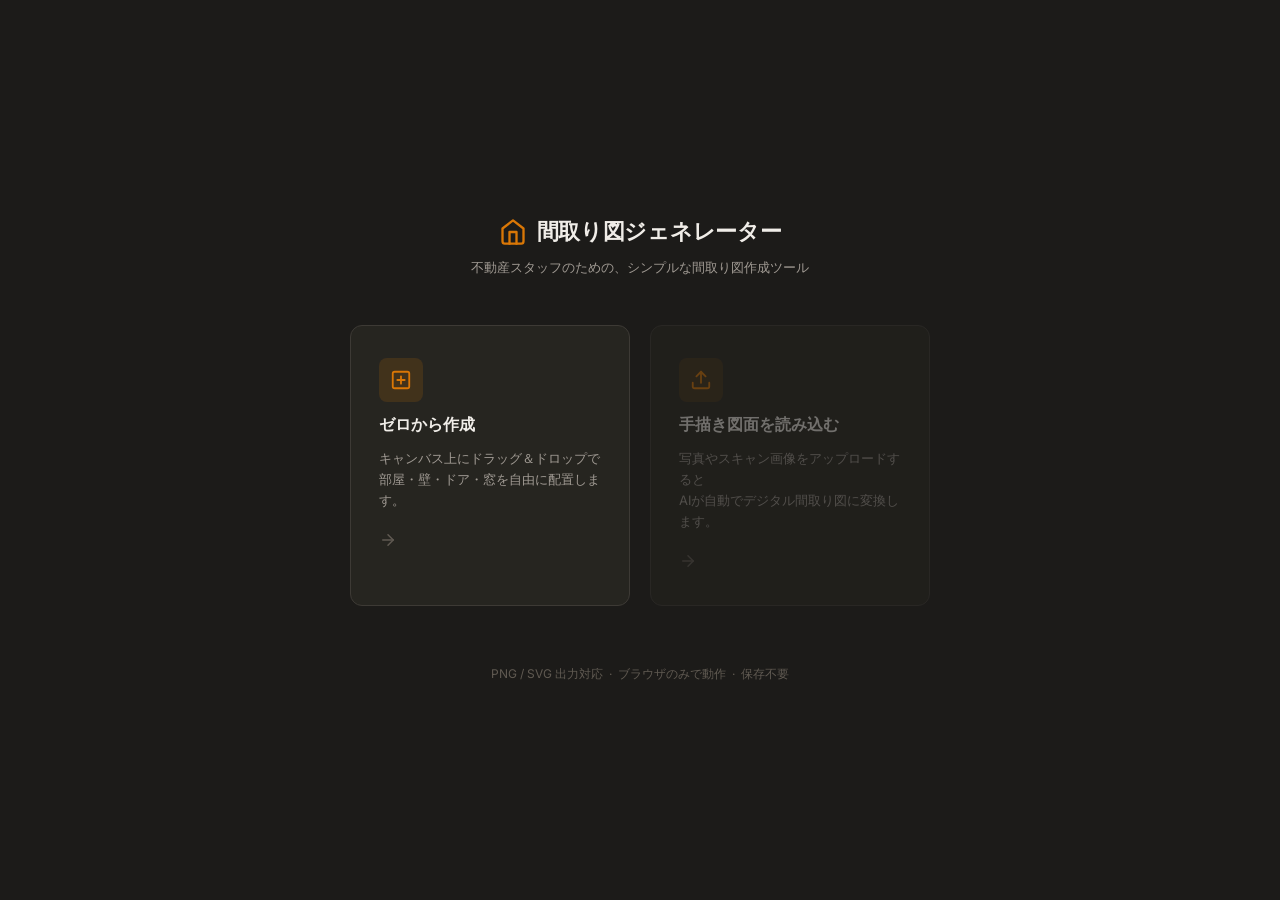
<file: index.html>
<!DOCTYPE html>
<html lang="ja">
<head>
  <meta charset="UTF-8">
  <meta name="viewport" content="width=device-width, initial-scale=1.0">
  <title>間取り図ジェネレーター</title>
  <link rel="stylesheet" href="css/style.css">
</head>
<body>
  <div class="top-page">

    <!-- Logo -->
    <div class="top-logo">
      <svg xmlns="http://www.w3.org/2000/svg" width="28" height="28" viewBox="0 0 24 24"
           fill="none" stroke="currentColor" stroke-width="2" stroke-linecap="round" stroke-linejoin="round">
        <path d="M3 9l9-7 9 7v11a2 2 0 0 1-2 2H5a2 2 0 0 1-2-2z"/>
        <polyline points="9 22 9 12 15 12 15 22"/>
      </svg>
      <h1>間取り図ジェネレーター</h1>
    </div>

    <p class="top-tagline">不動産スタッフのための、シンプルな間取り図作成ツール</p>

    <!-- Mode cards -->
    <div class="mode-cards">

      <!-- ゼロから作成 -->
      <a class="mode-card" href="editor.html">
        <div class="mode-card-icon">
          <svg xmlns="http://www.w3.org/2000/svg" width="22" height="22" viewBox="0 0 24 24"
               fill="none" stroke="currentColor" stroke-width="2" stroke-linecap="round" stroke-linejoin="round">
            <rect x="3" y="3" width="18" height="18" rx="2"/>
            <line x1="12" y1="8" x2="12" y2="16"/>
            <line x1="8" y1="12" x2="16" y2="12"/>
          </svg>
        </div>
        <h2>ゼロから作成</h2>
        <p>キャンバス上にドラッグ＆ドロップで<br>部屋・壁・ドア・窓を自由に配置します。</p>
        <div class="mode-card-arrow">
          <svg xmlns="http://www.w3.org/2000/svg" width="18" height="18" viewBox="0 0 24 24"
               fill="none" stroke="currentColor" stroke-width="2" stroke-linecap="round" stroke-linejoin="round">
            <line x1="5" y1="12" x2="19" y2="12"/>
            <polyline points="12 5 19 12 12 19"/>
          </svg>
        </div>
      </a>

      <!-- 手描き読み込み -->
      <a class="mode-card mode-card--disabled" href="#" onclick="return false">
        <div class="mode-card-icon">
          <svg xmlns="http://www.w3.org/2000/svg" width="22" height="22" viewBox="0 0 24 24"
               fill="none" stroke="currentColor" stroke-width="2" stroke-linecap="round" stroke-linejoin="round">
            <path d="M21 15v4a2 2 0 0 1-2 2H5a2 2 0 0 1-2-2v-4"/>
            <polyline points="17 8 12 3 7 8"/>
            <line x1="12" y1="3" x2="12" y2="15"/>
          </svg>
        </div>
        <h2>手描き図面を読み込む</h2>
        <p>写真やスキャン画像をアップロードすると<br>AIが自動でデジタル間取り図に変換します。</p>
        <div class="mode-card-arrow">
          <svg xmlns="http://www.w3.org/2000/svg" width="18" height="18" viewBox="0 0 24 24"
               fill="none" stroke="currentColor" stroke-width="2" stroke-linecap="round" stroke-linejoin="round">
            <line x1="5" y1="12" x2="19" y2="12"/>
            <polyline points="12 5 19 12 12 19"/>
          </svg>
        </div>
      </a>

    </div>

    <p class="top-footer">PNG / SVG 出力対応 &nbsp;·&nbsp; ブラウザのみで動作 &nbsp;·&nbsp; 保存不要</p>
  </div>
</body>
</html>
</file>
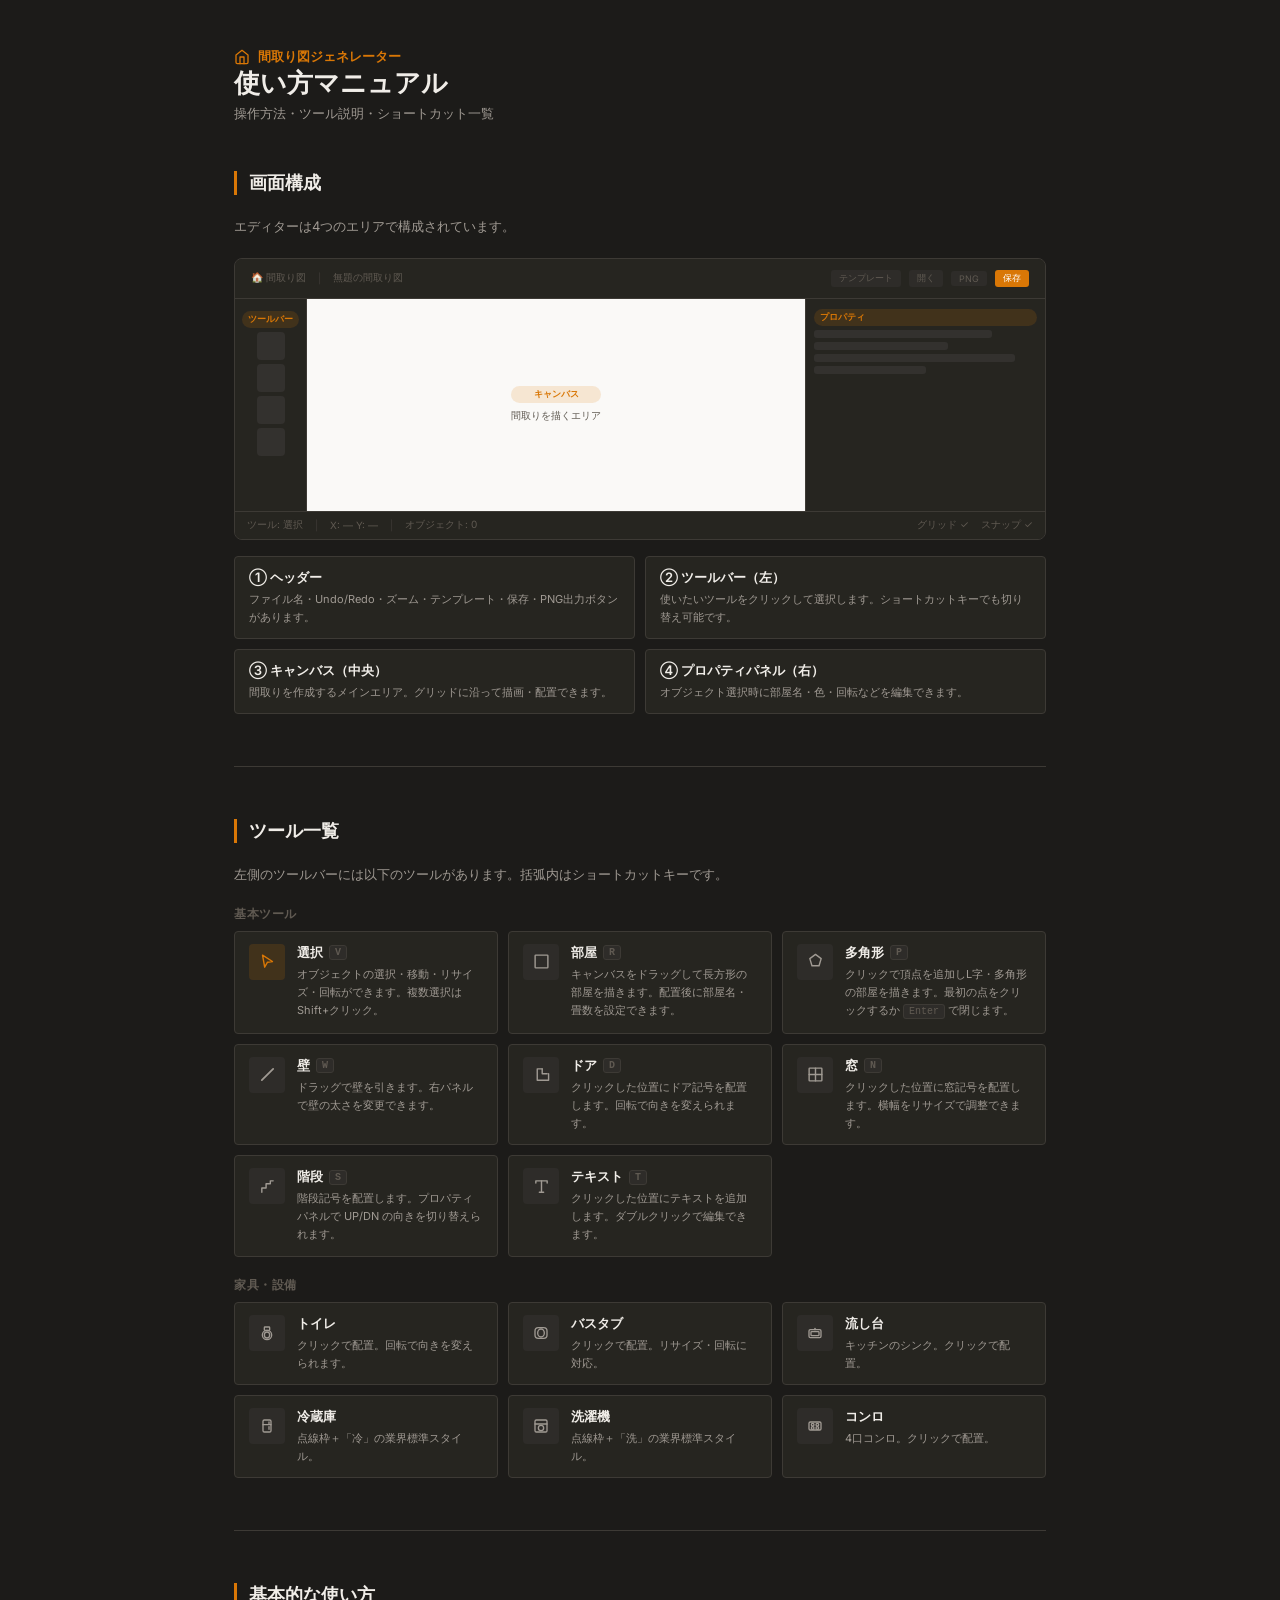
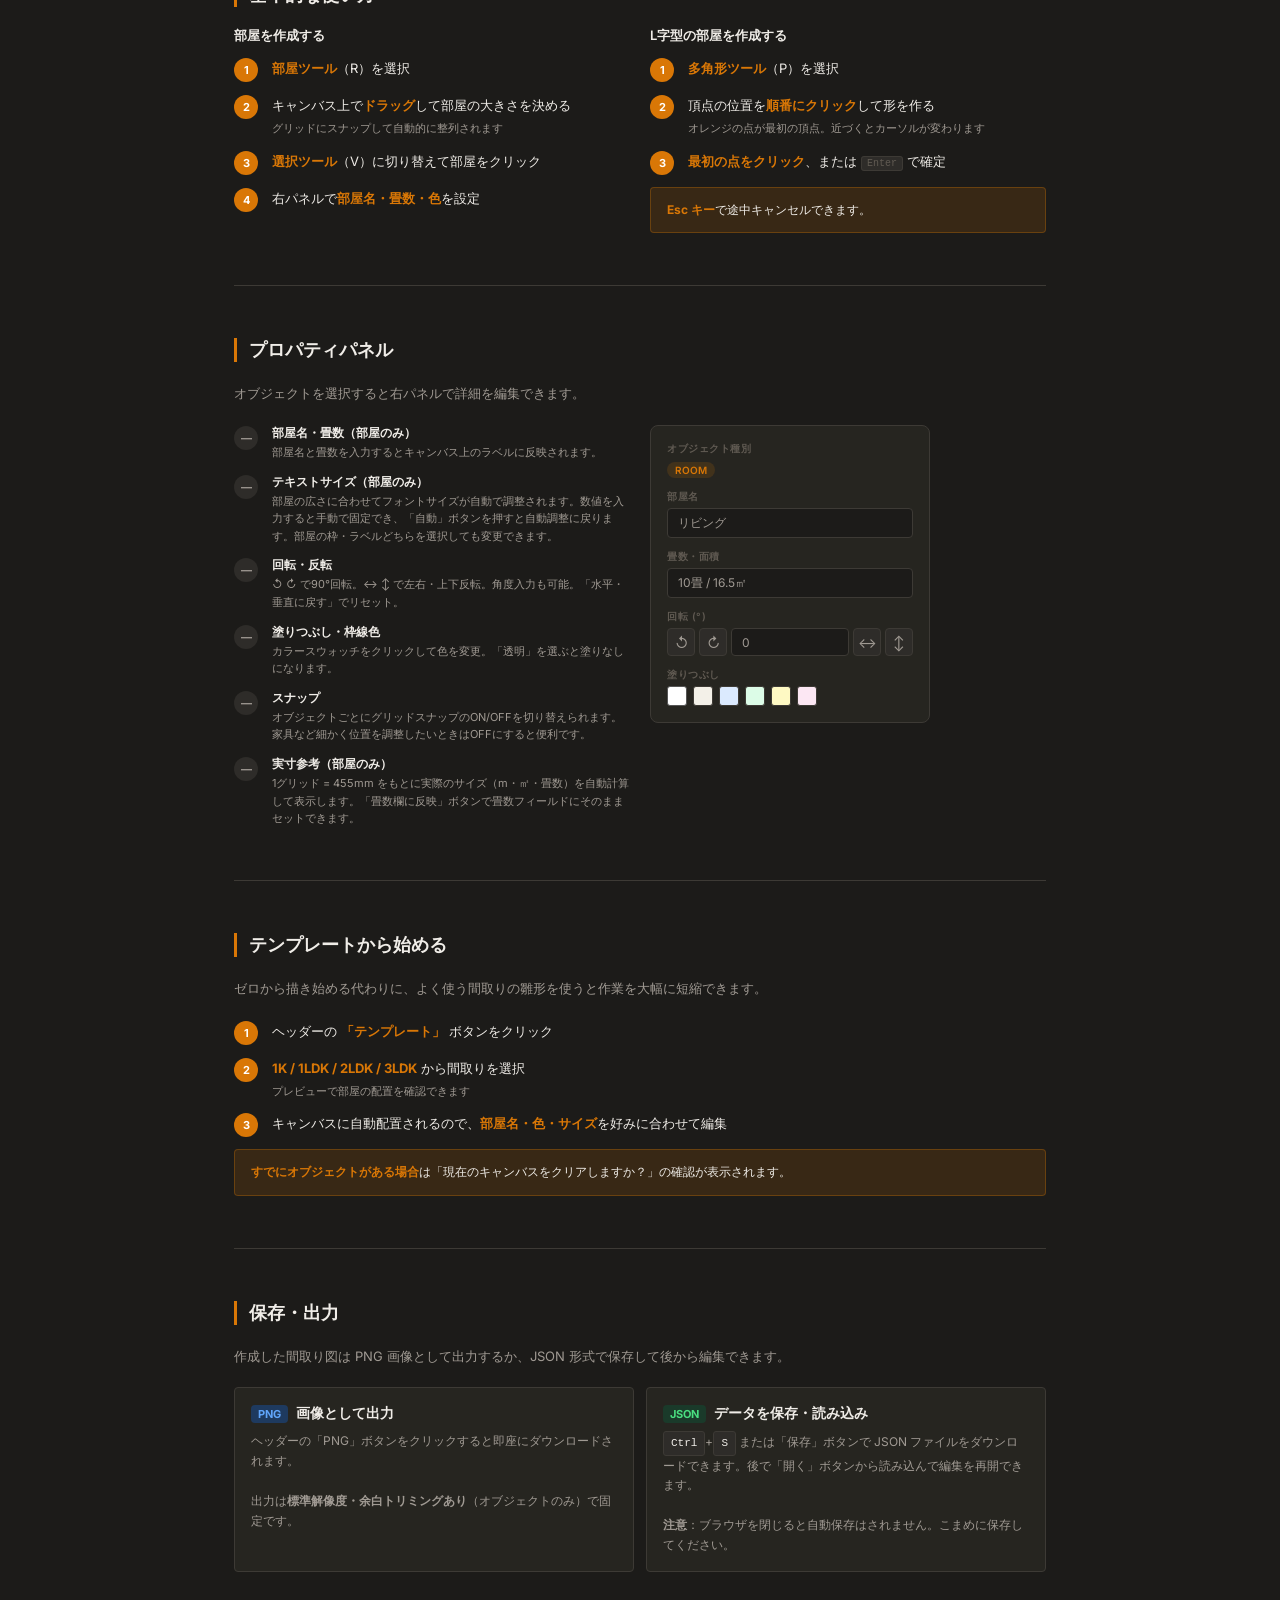
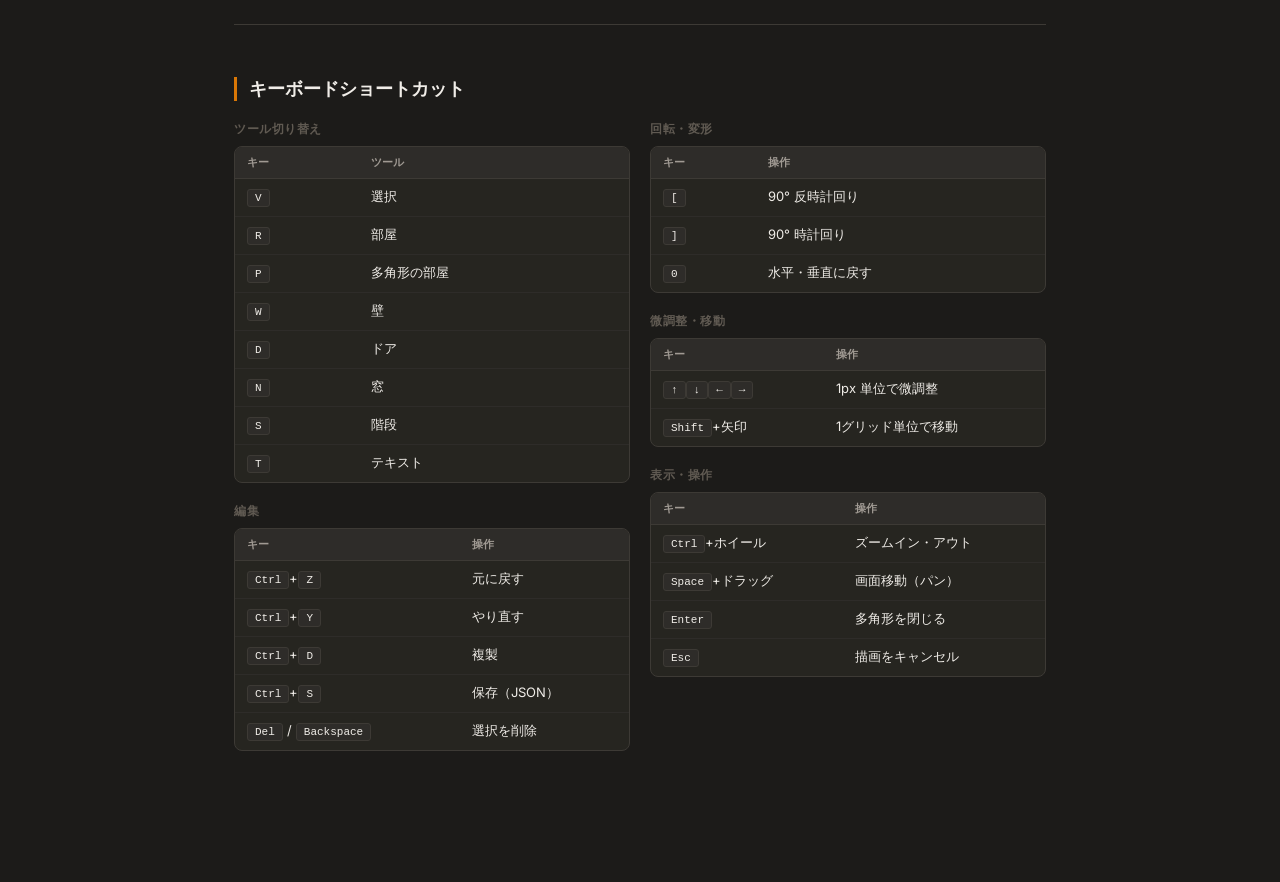
<file: manual.html>
<!DOCTYPE html>
<html lang="ja">
<head>
  <meta charset="UTF-8">
  <meta name="viewport" content="width=device-width, initial-scale=1.0">
  <title>使い方マニュアル — 間取り図ジェネレーター</title>
  <link rel="stylesheet" href="css/style.css">
  <style>
    .manual-root {
      max-width: 860px;
      margin: 0 auto;
      padding: 48px 24px 80px;
    }

    /* ---- Header ---- */
    .manual-header {
      display: flex;
      align-items: center;
      gap: 12px;
      margin-bottom: 48px;
    }
    .manual-header-logo {
      display: flex;
      align-items: center;
      gap: 8px;
      color: var(--accent);
      font-size: 13px;
      font-weight: 600;
      text-decoration: none;
    }
    .manual-title {
      font-size: 26px;
      font-weight: 600;
      color: var(--text-primary);
    }
    .manual-subtitle {
      font-size: 13px;
      color: var(--text-secondary);
      margin-top: 4px;
    }

    /* ---- Section ---- */
    .manual-section {
      margin-bottom: 52px;
    }
    .section-title {
      font-size: 18px;
      font-weight: 600;
      color: var(--text-primary);
      border-left: 3px solid var(--accent);
      padding-left: 12px;
      margin-bottom: 20px;
    }
    .section-intro {
      font-size: 13px;
      color: var(--text-secondary);
      line-height: 1.75;
      margin-bottom: 20px;
    }

    /* ---- Screen layout diagram ---- */
    .screen-diagram {
      background: var(--bg-elevated);
      border: 1px solid var(--border);
      border-radius: var(--radius);
      overflow: hidden;
      margin-bottom: 16px;
    }
    .screen-diagram-inner {
      display: grid;
      grid-template-rows: 40px 1fr 28px;
      grid-template-columns: 72px 1fr 240px;
      height: 280px;
      font-size: 11px;
      color: var(--text-secondary);
    }
    .sd-header {
      grid-column: 1 / -1;
      background: var(--bg-elevated);
      border-bottom: 1px solid var(--border);
      display: flex;
      align-items: center;
      padding: 0 16px;
      gap: 8px;
      color: var(--text-muted);
      font-size: 10px;
    }
    .sd-toolbar {
      background: var(--bg-elevated);
      border-right: 1px solid var(--border);
      display: flex;
      flex-direction: column;
      align-items: center;
      padding: 12px 0;
      gap: 4px;
    }
    .sd-canvas {
      background: #faf9f7;
      display: flex;
      align-items: center;
      justify-content: center;
      color: #aaa;
      font-size: 11px;
    }
    .sd-props {
      background: var(--bg-elevated);
      border-left: 1px solid var(--border);
      padding: 10px 8px;
      display: flex;
      flex-direction: column;
      gap: 4px;
    }
    .sd-footer {
      grid-column: 1 / -1;
      background: var(--bg-elevated);
      border-top: 1px solid var(--border);
      display: flex;
      align-items: center;
      padding: 0 12px;
      font-size: 10px;
      color: var(--text-muted);
      gap: 12px;
    }
    .sd-label {
      background: rgba(217,119,6,0.15);
      color: var(--accent);
      font-size: 9px;
      font-weight: 600;
      padding: 2px 6px;
      border-radius: 10px;
      white-space: nowrap;
    }
    .sd-toolbar-dot {
      width: 28px;
      height: 28px;
      background: var(--bg-hover);
      border-radius: 4px;
    }
    .sd-props-line {
      height: 8px;
      background: var(--bg-hover);
      border-radius: 3px;
    }

    /* ---- Tool cards ---- */
    .tool-list {
      display: grid;
      grid-template-columns: repeat(auto-fill, minmax(240px, 1fr));
      gap: 10px;
    }
    .tool-item {
      background: var(--bg-elevated);
      border: 1px solid var(--border);
      border-radius: var(--radius-sm);
      padding: 12px 14px;
      display: flex;
      gap: 12px;
      align-items: flex-start;
    }
    .tool-item-icon {
      width: 36px;
      height: 36px;
      background: var(--bg-overlay);
      border-radius: var(--radius-sm);
      display: flex;
      align-items: center;
      justify-content: center;
      flex-shrink: 0;
      color: var(--text-secondary);
    }
    .tool-item-icon.accent { background: var(--accent-dim); color: var(--accent); }
    .tool-item-body {}
    .tool-item-name {
      font-size: 13px;
      font-weight: 600;
      color: var(--text-primary);
      display: flex;
      align-items: center;
      gap: 6px;
    }
    .tool-key {
      font-size: 10px;
      background: var(--bg-overlay);
      border: 1px solid var(--border);
      border-radius: 3px;
      padding: 1px 5px;
      color: var(--text-muted);
      font-family: monospace;
    }
    .tool-item-desc {
      font-size: 11px;
      color: var(--text-secondary);
      line-height: 1.65;
      margin-top: 3px;
    }

    /* ---- Steps ---- */
    .steps {
      display: flex;
      flex-direction: column;
      gap: 12px;
    }
    .step {
      display: flex;
      gap: 14px;
      align-items: flex-start;
    }
    .step-num {
      width: 24px;
      height: 24px;
      background: var(--accent);
      color: #fff;
      font-size: 11px;
      font-weight: 700;
      border-radius: 50%;
      display: flex;
      align-items: center;
      justify-content: center;
      flex-shrink: 0;
      margin-top: 1px;
    }
    .step-text {
      font-size: 13px;
      color: var(--text-primary);
      line-height: 1.7;
    }
    .step-text strong { color: var(--accent); }
    .step-note {
      font-size: 11px;
      color: var(--text-secondary);
      margin-top: 3px;
    }

    /* ---- Shortcut table ---- */
    .shortcut-table {
      width: 100%;
      border-collapse: collapse;
      font-size: 13px;
    }
    .shortcut-table th {
      text-align: left;
      padding: 8px 12px;
      background: var(--bg-overlay);
      color: var(--text-secondary);
      font-weight: 600;
      font-size: 11px;
      border-bottom: 1px solid var(--border);
    }
    .shortcut-table td {
      padding: 9px 12px;
      border-bottom: 1px solid var(--border-light);
      color: var(--text-primary);
    }
    .shortcut-table tr:last-child td { border-bottom: none; }
    .shortcut-table tr:hover td { background: var(--bg-hover); }
    .kbd {
      display: inline-block;
      font-size: 11px;
      font-family: monospace;
      background: var(--bg-overlay);
      border: 1px solid var(--border);
      border-radius: 3px;
      padding: 2px 7px;
      color: var(--text-primary);
    }
    .shortcut-wrap {
      background: var(--bg-elevated);
      border: 1px solid var(--border);
      border-radius: var(--radius);
      overflow: hidden;
    }

    /* ---- Tips ---- */
    .tip-box {
      background: var(--accent-dim);
      border: 1px solid rgba(217,119,6,0.3);
      border-radius: var(--radius-sm);
      padding: 12px 16px;
      font-size: 12px;
      color: var(--text-primary);
      line-height: 1.7;
      margin-top: 12px;
    }
    .tip-box strong { color: var(--accent); }

    /* ---- Props demo ---- */
    .props-demo {
      background: var(--bg-elevated);
      border: 1px solid var(--border);
      border-radius: var(--radius);
      padding: 16px;
      display: flex;
      flex-direction: column;
      gap: 12px;
      max-width: 280px;
    }
    .props-demo-label {
      font-size: 10px;
      font-weight: 600;
      color: var(--text-muted);
      text-transform: uppercase;
      letter-spacing: 0.5px;
      margin-bottom: 4px;
    }
    .props-demo-badge {
      display: inline-block;
      background: var(--accent-dim);
      color: var(--accent);
      font-size: 10px;
      font-weight: 600;
      padding: 2px 8px;
      border-radius: 12px;
      text-transform: uppercase;
    }
    .props-demo-input {
      height: 30px;
      background: var(--bg-base);
      border: 1px solid var(--border);
      border-radius: var(--radius-sm);
      display: flex;
      align-items: center;
      padding: 0 10px;
      font-size: 12px;
      color: var(--text-secondary);
    }
    .color-swatches {
      display: flex;
      gap: 6px;
      flex-wrap: wrap;
    }
    .color-swatch {
      width: 20px;
      height: 20px;
      border-radius: 3px;
      border: 1px solid var(--border);
    }
    .rotate-btns {
      display: flex;
      gap: 4px;
    }
    .rotate-btn {
      width: 28px;
      height: 28px;
      background: var(--bg-overlay);
      border-radius: var(--radius-sm);
      border: 1px solid var(--border);
      display: flex;
      align-items: center;
      justify-content: center;
      font-size: 14px;
      color: var(--text-secondary);
    }

    /* ---- Two col layout ---- */
    .two-col {
      display: grid;
      grid-template-columns: 1fr 1fr;
      gap: 20px;
      align-items: start;
    }
    @media (max-width: 640px) {
      .two-col { grid-template-columns: 1fr; }
      .tool-list { grid-template-columns: 1fr; }
    }

    /* ---- Divider ---- */
    .manual-divider {
      border: none;
      border-top: 1px solid var(--border);
      margin: 0 0 52px;
    }

    /* ---- Export cards ---- */
    .export-cards {
      display: grid;
      grid-template-columns: 1fr 1fr;
      gap: 12px;
    }
    .export-card {
      background: var(--bg-elevated);
      border: 1px solid var(--border);
      border-radius: var(--radius-sm);
      padding: 16px;
    }
    .export-card-title {
      font-size: 14px;
      font-weight: 600;
      color: var(--text-primary);
      display: flex;
      align-items: center;
      gap: 8px;
      margin-bottom: 8px;
    }
    .export-card-desc {
      font-size: 12px;
      color: var(--text-secondary);
      line-height: 1.65;
    }
    .badge-png { background: #1e3a5f; color: #60a5fa; padding: 2px 7px; border-radius: 4px; font-size: 11px; font-weight: 700; }
    .badge-json { background: #1a3a2a; color: #4ade80; padding: 2px 7px; border-radius: 4px; font-size: 11px; font-weight: 700; }
  </style>
</head>
<body>
<div class="manual-root">

  <!-- Header -->
  <div class="manual-header">
    <div>
      <a href="index.html" class="manual-header-logo">
        <svg xmlns="http://www.w3.org/2000/svg" width="16" height="16" viewBox="0 0 24 24"
             fill="none" stroke="currentColor" stroke-width="2" stroke-linecap="round" stroke-linejoin="round">
          <path d="M3 9l9-7 9 7v11a2 2 0 0 1-2 2H5a2 2 0 0 1-2-2z"/>
          <polyline points="9 22 9 12 15 12 15 22"/>
        </svg>
        間取り図ジェネレーター
      </a>
      <h1 class="manual-title">使い方マニュアル</h1>
      <p class="manual-subtitle">操作方法・ツール説明・ショートカット一覧</p>
    </div>
  </div>

  <!-- 1. 画面構成 -->
  <div class="manual-section">
    <h2 class="section-title">画面構成</h2>
    <p class="section-intro">エディターは4つのエリアで構成されています。</p>

    <div class="screen-diagram">
      <div class="screen-diagram-inner">
        <!-- Header -->
        <div class="sd-header">
          <span>🏠 間取り図</span>
          <span style="color:var(--border);margin:0 4px">|</span>
          <span>無題の間取り図</span>
          <span style="flex:1"></span>
          <span style="background:var(--bg-overlay);padding:2px 8px;border-radius:3px;font-size:9px">テンプレート</span>
          <span style="background:var(--bg-overlay);padding:2px 8px;border-radius:3px;font-size:9px">開く</span>
          <span style="background:var(--bg-overlay);padding:2px 8px;border-radius:3px;font-size:9px">PNG</span>
          <span style="background:var(--accent);color:#fff;padding:2px 8px;border-radius:3px;font-size:9px">保存</span>
        </div>
        <!-- Toolbar -->
        <div class="sd-toolbar">
          <div class="sd-label">ツールバー</div>
          <div class="sd-toolbar-dot"></div>
          <div class="sd-toolbar-dot"></div>
          <div class="sd-toolbar-dot"></div>
          <div class="sd-toolbar-dot"></div>
        </div>
        <!-- Canvas -->
        <div class="sd-canvas">
          <div style="text-align:center">
            <div class="sd-label" style="margin-bottom:6px">キャンバス</div>
            <div style="color:var(--text-muted);font-size:10px">間取りを描くエリア</div>
          </div>
        </div>
        <!-- Props -->
        <div class="sd-props">
          <div class="sd-label">プロパティ</div>
          <div class="sd-props-line" style="width:80%"></div>
          <div class="sd-props-line" style="width:60%"></div>
          <div class="sd-props-line" style="width:90%"></div>
          <div class="sd-props-line" style="width:50%"></div>
        </div>
        <!-- Footer -->
        <div class="sd-footer">
          <span>ツール: 選択</span>
          <span style="color:var(--border)">|</span>
          <span>X: —  Y: —</span>
          <span style="color:var(--border)">|</span>
          <span>オブジェクト: 0</span>
          <span style="flex:1"></span>
          <span>グリッド ✓</span>
          <span>スナップ ✓</span>
        </div>
      </div>
    </div>

    <div class="tool-list" style="grid-template-columns: repeat(2,1fr); margin-top: 12px;">
      <div class="tool-item">
        <div class="tool-item-body">
          <div class="tool-item-name">① ヘッダー</div>
          <div class="tool-item-desc">ファイル名・Undo/Redo・ズーム・テンプレート・保存・PNG出力ボタンがあります。</div>
        </div>
      </div>
      <div class="tool-item">
        <div class="tool-item-body">
          <div class="tool-item-name">② ツールバー（左）</div>
          <div class="tool-item-desc">使いたいツールをクリックして選択します。ショートカットキーでも切り替え可能です。</div>
        </div>
      </div>
      <div class="tool-item">
        <div class="tool-item-body">
          <div class="tool-item-name">③ キャンバス（中央）</div>
          <div class="tool-item-desc">間取りを作成するメインエリア。グリッドに沿って描画・配置できます。</div>
        </div>
      </div>
      <div class="tool-item">
        <div class="tool-item-body">
          <div class="tool-item-name">④ プロパティパネル（右）</div>
          <div class="tool-item-desc">オブジェクト選択時に部屋名・色・回転などを編集できます。</div>
        </div>
      </div>
    </div>
  </div>

  <hr class="manual-divider">

  <!-- 2. ツール一覧 -->
  <div class="manual-section">
    <h2 class="section-title">ツール一覧</h2>
    <p class="section-intro">左側のツールバーには以下のツールがあります。括弧内はショートカットキーです。</p>

    <div style="font-size:12px;font-weight:600;color:var(--text-muted);margin-bottom:8px;text-transform:uppercase;letter-spacing:0.5px;">基本ツール</div>
    <div class="tool-list" style="margin-bottom:20px">

      <div class="tool-item">
        <div class="tool-item-icon accent">
          <svg xmlns="http://www.w3.org/2000/svg" width="17" height="17" viewBox="0 0 24 24"
               fill="none" stroke="currentColor" stroke-width="2" stroke-linecap="round" stroke-linejoin="round">
            <path d="M5 3l14 9-7 1-4 7z"/>
          </svg>
        </div>
        <div class="tool-item-body">
          <div class="tool-item-name">選択 <span class="tool-key">V</span></div>
          <div class="tool-item-desc">オブジェクトの選択・移動・リサイズ・回転ができます。複数選択はShift+クリック。</div>
        </div>
      </div>

      <div class="tool-item">
        <div class="tool-item-icon">
          <svg xmlns="http://www.w3.org/2000/svg" width="17" height="17" viewBox="0 0 24 24"
               fill="none" stroke="currentColor" stroke-width="2" stroke-linecap="round" stroke-linejoin="round">
            <rect x="3" y="3" width="18" height="18" rx="1"/>
          </svg>
        </div>
        <div class="tool-item-body">
          <div class="tool-item-name">部屋 <span class="tool-key">R</span></div>
          <div class="tool-item-desc">キャンバスをドラッグして長方形の部屋を描きます。配置後に部屋名・畳数を設定できます。</div>
        </div>
      </div>

      <div class="tool-item">
        <div class="tool-item-icon">
          <svg xmlns="http://www.w3.org/2000/svg" width="17" height="17" viewBox="0 0 24 24"
               fill="none" stroke="currentColor" stroke-width="2" stroke-linecap="round" stroke-linejoin="round">
            <polygon points="12 2 20 8 17 18 7 18 4 8"/>
          </svg>
        </div>
        <div class="tool-item-body">
          <div class="tool-item-name">多角形 <span class="tool-key">P</span></div>
          <div class="tool-item-desc">クリックで頂点を追加しL字・多角形の部屋を描きます。最初の点をクリックするか <span class="tool-key">Enter</span> で閉じます。</div>
        </div>
      </div>

      <div class="tool-item">
        <div class="tool-item-icon">
          <svg xmlns="http://www.w3.org/2000/svg" width="17" height="17" viewBox="0 0 24 24"
               fill="none" stroke="currentColor" stroke-width="2.5" stroke-linecap="round" stroke-linejoin="round">
            <line x1="4" y1="20" x2="20" y2="4"/>
          </svg>
        </div>
        <div class="tool-item-body">
          <div class="tool-item-name">壁 <span class="tool-key">W</span></div>
          <div class="tool-item-desc">ドラッグで壁を引きます。右パネルで壁の太さを変更できます。</div>
        </div>
      </div>

      <div class="tool-item">
        <div class="tool-item-icon">
          <svg xmlns="http://www.w3.org/2000/svg" width="17" height="17" viewBox="0 0 24 24"
               fill="none" stroke="currentColor" stroke-width="2" stroke-linecap="round" stroke-linejoin="round">
            <path d="M13 4H6v16h16V11"/><path d="M13 4v7h7"/>
          </svg>
        </div>
        <div class="tool-item-body">
          <div class="tool-item-name">ドア <span class="tool-key">D</span></div>
          <div class="tool-item-desc">クリックした位置にドア記号を配置します。回転で向きを変えられます。</div>
        </div>
      </div>

      <div class="tool-item">
        <div class="tool-item-icon">
          <svg xmlns="http://www.w3.org/2000/svg" width="17" height="17" viewBox="0 0 24 24"
               fill="none" stroke="currentColor" stroke-width="2" stroke-linecap="round" stroke-linejoin="round">
            <rect x="3" y="3" width="18" height="18" rx="1"/>
            <line x1="12" y1="3" x2="12" y2="21"/>
            <line x1="3" y1="12" x2="21" y2="12"/>
          </svg>
        </div>
        <div class="tool-item-body">
          <div class="tool-item-name">窓 <span class="tool-key">N</span></div>
          <div class="tool-item-desc">クリックした位置に窓記号を配置します。横幅をリサイズで調整できます。</div>
        </div>
      </div>

      <div class="tool-item">
        <div class="tool-item-icon">
          <svg xmlns="http://www.w3.org/2000/svg" width="17" height="17" viewBox="0 0 24 24"
               fill="none" stroke="currentColor" stroke-width="2" stroke-linecap="round" stroke-linejoin="round">
            <polyline points="4 20 4 14 10 14 10 8 16 8 16 4 20 4"/>
          </svg>
        </div>
        <div class="tool-item-body">
          <div class="tool-item-name">階段 <span class="tool-key">S</span></div>
          <div class="tool-item-desc">階段記号を配置します。プロパティパネルで UP/DN の向きを切り替えられます。</div>
        </div>
      </div>

      <div class="tool-item">
        <div class="tool-item-icon">
          <svg xmlns="http://www.w3.org/2000/svg" width="17" height="17" viewBox="0 0 24 24"
               fill="none" stroke="currentColor" stroke-width="2" stroke-linecap="round" stroke-linejoin="round">
            <polyline points="4 7 4 4 20 4 20 7"/>
            <line x1="9" y1="20" x2="15" y2="20"/>
            <line x1="12" y1="4" x2="12" y2="20"/>
          </svg>
        </div>
        <div class="tool-item-body">
          <div class="tool-item-name">テキスト <span class="tool-key">T</span></div>
          <div class="tool-item-desc">クリックした位置にテキストを追加します。ダブルクリックで編集できます。</div>
        </div>
      </div>

    </div>

    <div style="font-size:12px;font-weight:600;color:var(--text-muted);margin-bottom:8px;text-transform:uppercase;letter-spacing:0.5px;">家具・設備</div>
    <div class="tool-list">
      <div class="tool-item">
        <div class="tool-item-icon">
          <svg xmlns="http://www.w3.org/2000/svg" width="16" height="16" viewBox="0 0 24 24"
               fill="none" stroke="currentColor" stroke-width="2" stroke-linecap="round" stroke-linejoin="round">
            <rect x="8" y="3" width="8" height="5" rx="1"/>
            <ellipse cx="12" cy="15" rx="7" ry="7"/>
            <ellipse cx="12" cy="15" rx="4" ry="4.5"/>
          </svg>
        </div>
        <div class="tool-item-body">
          <div class="tool-item-name">トイレ</div>
          <div class="tool-item-desc">クリックで配置。回転で向きを変えられます。</div>
        </div>
      </div>
      <div class="tool-item">
        <div class="tool-item-icon">
          <svg xmlns="http://www.w3.org/2000/svg" width="16" height="16" viewBox="0 0 24 24"
               fill="none" stroke="currentColor" stroke-width="2" stroke-linecap="round" stroke-linejoin="round">
            <rect x="3" y="4" width="18" height="16" rx="5"/>
            <ellipse cx="12" cy="12" rx="5" ry="6"/>
          </svg>
        </div>
        <div class="tool-item-body">
          <div class="tool-item-name">バスタブ</div>
          <div class="tool-item-desc">クリックで配置。リサイズ・回転に対応。</div>
        </div>
      </div>
      <div class="tool-item">
        <div class="tool-item-icon">
          <svg xmlns="http://www.w3.org/2000/svg" width="16" height="16" viewBox="0 0 24 24"
               fill="none" stroke="currentColor" stroke-width="2" stroke-linecap="round" stroke-linejoin="round">
            <rect x="3" y="7" width="18" height="12" rx="2"/>
            <rect x="6" y="10" width="12" height="6" rx="1"/>
            <line x1="12" y1="5" x2="12" y2="7"/>
          </svg>
        </div>
        <div class="tool-item-body">
          <div class="tool-item-name">流し台</div>
          <div class="tool-item-desc">キッチンのシンク。クリックで配置。</div>
        </div>
      </div>
      <div class="tool-item">
        <div class="tool-item-icon">
          <svg xmlns="http://www.w3.org/2000/svg" width="16" height="16" viewBox="0 0 24 24"
               fill="none" stroke="currentColor" stroke-width="2" stroke-linecap="round" stroke-linejoin="round">
            <rect x="6" y="3" width="12" height="18" rx="2"/>
            <line x1="6" y1="10" x2="18" y2="10"/>
            <line x1="15" y1="6" x2="15" y2="9"/>
            <line x1="15" y1="13" x2="15" y2="17"/>
          </svg>
        </div>
        <div class="tool-item-body">
          <div class="tool-item-name">冷蔵庫</div>
          <div class="tool-item-desc">点線枠＋「冷」の業界標準スタイル。</div>
        </div>
      </div>
      <div class="tool-item">
        <div class="tool-item-icon">
          <svg xmlns="http://www.w3.org/2000/svg" width="16" height="16" viewBox="0 0 24 24"
               fill="none" stroke="currentColor" stroke-width="2" stroke-linecap="round" stroke-linejoin="round">
            <rect x="3" y="3" width="18" height="18" rx="2"/>
            <line x1="3" y1="9" x2="21" y2="9"/>
            <circle cx="12" cy="15" r="4"/>
          </svg>
        </div>
        <div class="tool-item-body">
          <div class="tool-item-name">洗濯機</div>
          <div class="tool-item-desc">点線枠＋「洗」の業界標準スタイル。</div>
        </div>
      </div>
      <div class="tool-item">
        <div class="tool-item-icon">
          <svg xmlns="http://www.w3.org/2000/svg" width="16" height="16" viewBox="0 0 24 24"
               fill="none" stroke="currentColor" stroke-width="2" stroke-linecap="round" stroke-linejoin="round">
            <rect x="3" y="6" width="18" height="12" rx="2"/>
            <circle cx="8.5" cy="10" r="2"/><circle cx="15.5" cy="10" r="2"/>
            <circle cx="8.5" cy="15" r="2"/><circle cx="15.5" cy="15" r="2"/>
          </svg>
        </div>
        <div class="tool-item-body">
          <div class="tool-item-name">コンロ</div>
          <div class="tool-item-desc">4口コンロ。クリックで配置。</div>
        </div>
      </div>
    </div>
  </div>

  <hr class="manual-divider">

  <!-- 3. 基本的な使い方 -->
  <div class="manual-section">
    <h2 class="section-title">基本的な使い方</h2>

    <div class="two-col">
      <div>
        <div style="font-size:13px;font-weight:600;color:var(--text-primary);margin-bottom:12px;">部屋を作成する</div>
        <div class="steps">
          <div class="step">
            <div class="step-num">1</div>
            <div class="step-text">
              <strong>部屋ツール</strong>（R）を選択
            </div>
          </div>
          <div class="step">
            <div class="step-num">2</div>
            <div class="step-text">
              キャンバス上で<strong>ドラッグ</strong>して部屋の大きさを決める
              <div class="step-note">グリッドにスナップして自動的に整列されます</div>
            </div>
          </div>
          <div class="step">
            <div class="step-num">3</div>
            <div class="step-text">
              <strong>選択ツール</strong>（V）に切り替えて部屋をクリック
            </div>
          </div>
          <div class="step">
            <div class="step-num">4</div>
            <div class="step-text">
              右パネルで<strong>部屋名・畳数・色</strong>を設定
            </div>
          </div>
        </div>
      </div>
      <div>
        <div style="font-size:13px;font-weight:600;color:var(--text-primary);margin-bottom:12px;">L字型の部屋を作成する</div>
        <div class="steps">
          <div class="step">
            <div class="step-num">1</div>
            <div class="step-text">
              <strong>多角形ツール</strong>（P）を選択
            </div>
          </div>
          <div class="step">
            <div class="step-num">2</div>
            <div class="step-text">
              頂点の位置を<strong>順番にクリック</strong>して形を作る
              <div class="step-note">オレンジの点が最初の頂点。近づくとカーソルが変わります</div>
            </div>
          </div>
          <div class="step">
            <div class="step-num">3</div>
            <div class="step-text">
              <strong>最初の点をクリック</strong>、または <span class="tool-key">Enter</span> で確定
            </div>
          </div>
        </div>
        <div class="tip-box" style="margin-top:12px">
          <strong>Esc キー</strong>で途中キャンセルできます。
        </div>
      </div>
    </div>
  </div>

  <hr class="manual-divider">

  <!-- 4. プロパティパネル -->
  <div class="manual-section">
    <h2 class="section-title">プロパティパネル</h2>
    <p class="section-intro">オブジェクトを選択すると右パネルで詳細を編集できます。</p>

    <div class="two-col">
      <div class="steps">
        <div class="step">
          <div class="step-num" style="background:var(--bg-overlay);color:var(--text-secondary);">—</div>
          <div>
            <div style="font-size:12px;font-weight:600;color:var(--text-primary);margin-bottom:2px;">部屋名・畳数（部屋のみ）</div>
            <div style="font-size:11px;color:var(--text-secondary);line-height:1.6">部屋名と畳数を入力するとキャンバス上のラベルに反映されます。</div>
          </div>
        </div>
        <div class="step">
          <div class="step-num" style="background:var(--bg-overlay);color:var(--text-secondary);">—</div>
          <div>
            <div style="font-size:12px;font-weight:600;color:var(--text-primary);margin-bottom:2px;">テキストサイズ（部屋のみ）</div>
            <div style="font-size:11px;color:var(--text-secondary);line-height:1.6">部屋の広さに合わせてフォントサイズが自動で調整されます。数値を入力すると手動で固定でき、「自動」ボタンを押すと自動調整に戻ります。部屋の枠・ラベルどちらを選択しても変更できます。</div>
          </div>
        </div>
        <div class="step">
          <div class="step-num" style="background:var(--bg-overlay);color:var(--text-secondary);">—</div>
          <div>
            <div style="font-size:12px;font-weight:600;color:var(--text-primary);margin-bottom:2px;">回転・反転</div>
            <div style="font-size:11px;color:var(--text-secondary);line-height:1.6">↺ ↻ で90°回転。↔ ↕ で左右・上下反転。角度入力も可能。「水平・垂直に戻す」でリセット。</div>
          </div>
        </div>
        <div class="step">
          <div class="step-num" style="background:var(--bg-overlay);color:var(--text-secondary);">—</div>
          <div>
            <div style="font-size:12px;font-weight:600;color:var(--text-primary);margin-bottom:2px;">塗りつぶし・枠線色</div>
            <div style="font-size:11px;color:var(--text-secondary);line-height:1.6">カラースウォッチをクリックして色を変更。「透明」を選ぶと塗りなしになります。</div>
          </div>
        </div>
        <div class="step">
          <div class="step-num" style="background:var(--bg-overlay);color:var(--text-secondary);">—</div>
          <div>
            <div style="font-size:12px;font-weight:600;color:var(--text-primary);margin-bottom:2px;">スナップ</div>
            <div style="font-size:11px;color:var(--text-secondary);line-height:1.6">オブジェクトごとにグリッドスナップのON/OFFを切り替えられます。家具など細かく位置を調整したいときはOFFにすると便利です。</div>
          </div>
        </div>
        <div class="step">
          <div class="step-num" style="background:var(--bg-overlay);color:var(--text-secondary);">—</div>
          <div>
            <div style="font-size:12px;font-weight:600;color:var(--text-primary);margin-bottom:2px;">実寸参考（部屋のみ）</div>
            <div style="font-size:11px;color:var(--text-secondary);line-height:1.6">1グリッド = 455mm をもとに実際のサイズ（m・㎡・畳数）を自動計算して表示します。「畳数欄に反映」ボタンで畳数フィールドにそのままセットできます。</div>
          </div>
        </div>
      </div>

      <div class="props-demo">
        <div>
          <div class="props-demo-label">オブジェクト種別</div>
          <span class="props-demo-badge">ROOM</span>
        </div>
        <div>
          <div class="props-demo-label">部屋名</div>
          <div class="props-demo-input">リビング</div>
        </div>
        <div>
          <div class="props-demo-label">畳数・面積</div>
          <div class="props-demo-input">10畳 / 16.5㎡</div>
        </div>
        <div>
          <div class="props-demo-label">回転 (°)</div>
          <div class="rotate-btns">
            <div class="rotate-btn">↺</div>
            <div class="rotate-btn">↻</div>
            <div class="props-demo-input" style="flex:1;height:28px">0</div>
            <div class="rotate-btn">↔</div>
            <div class="rotate-btn">↕</div>
          </div>
        </div>
        <div>
          <div class="props-demo-label">塗りつぶし</div>
          <div class="color-swatches">
            <div class="color-swatch" style="background:#ffffff;border-color:#555"></div>
            <div class="color-swatch" style="background:#f3f0e8"></div>
            <div class="color-swatch" style="background:#dbeafe"></div>
            <div class="color-swatch" style="background:#dcfce7"></div>
            <div class="color-swatch" style="background:#fef9c3"></div>
            <div class="color-swatch" style="background:#fce7f3"></div>
          </div>
        </div>
      </div>
    </div>
  </div>

  <hr class="manual-divider">

  <!-- 5. テンプレート -->
  <div class="manual-section">
    <h2 class="section-title">テンプレートから始める</h2>
    <p class="section-intro">ゼロから描き始める代わりに、よく使う間取りの雛形を使うと作業を大幅に短縮できます。</p>

    <div class="steps">
      <div class="step">
        <div class="step-num">1</div>
        <div class="step-text">
          ヘッダーの <strong>「テンプレート」</strong> ボタンをクリック
        </div>
      </div>
      <div class="step">
        <div class="step-num">2</div>
        <div class="step-text">
          <strong>1K / 1LDK / 2LDK / 3LDK</strong> から間取りを選択
          <div class="step-note">プレビューで部屋の配置を確認できます</div>
        </div>
      </div>
      <div class="step">
        <div class="step-num">3</div>
        <div class="step-text">
          キャンバスに自動配置されるので、<strong>部屋名・色・サイズ</strong>を好みに合わせて編集
        </div>
      </div>
    </div>

    <div class="tip-box">
      <strong>すでにオブジェクトがある場合</strong>は「現在のキャンバスをクリアしますか？」の確認が表示されます。
    </div>
  </div>

  <hr class="manual-divider">

  <!-- 6. 保存・出力 -->
  <div class="manual-section">
    <h2 class="section-title">保存・出力</h2>
    <p class="section-intro">作成した間取り図は PNG 画像として出力するか、JSON 形式で保存して後から編集できます。</p>

    <div class="export-cards">
      <div class="export-card">
        <div class="export-card-title">
          <span class="badge-png">PNG</span>
          画像として出力
        </div>
        <div class="export-card-desc">
          ヘッダーの「PNG」ボタンをクリックすると即座にダウンロードされます。<br><br>
          出力は<strong>標準解像度・余白トリミングあり</strong>（オブジェクトのみ）で固定です。
        </div>
      </div>
      <div class="export-card">
        <div class="export-card-title">
          <span class="badge-json">JSON</span>
          データを保存・読み込み
        </div>
        <div class="export-card-desc">
          <span class="kbd">Ctrl</span>+<span class="kbd">S</span> または「保存」ボタンで JSON ファイルをダウンロードできます。後で「開く」ボタンから読み込んで編集を再開できます。<br><br>
          <strong>注意</strong>：ブラウザを閉じると自動保存はされません。こまめに保存してください。
        </div>
      </div>
    </div>
  </div>

  <hr class="manual-divider">

  <!-- 7. ショートカット -->
  <div class="manual-section">
    <h2 class="section-title">キーボードショートカット</h2>

    <div class="two-col">
      <div>
        <div style="font-size:12px;font-weight:600;color:var(--text-muted);margin-bottom:8px;text-transform:uppercase;letter-spacing:0.5px;">ツール切り替え</div>
        <div class="shortcut-wrap" style="margin-bottom:20px">
          <table class="shortcut-table">
            <thead><tr><th>キー</th><th>ツール</th></tr></thead>
            <tbody>
              <tr><td><span class="kbd">V</span></td><td>選択</td></tr>
              <tr><td><span class="kbd">R</span></td><td>部屋</td></tr>
              <tr><td><span class="kbd">P</span></td><td>多角形の部屋</td></tr>
              <tr><td><span class="kbd">W</span></td><td>壁</td></tr>
              <tr><td><span class="kbd">D</span></td><td>ドア</td></tr>
              <tr><td><span class="kbd">N</span></td><td>窓</td></tr>
              <tr><td><span class="kbd">S</span></td><td>階段</td></tr>
              <tr><td><span class="kbd">T</span></td><td>テキスト</td></tr>
            </tbody>
          </table>
        </div>

        <div style="font-size:12px;font-weight:600;color:var(--text-muted);margin-bottom:8px;text-transform:uppercase;letter-spacing:0.5px;">編集</div>
        <div class="shortcut-wrap">
          <table class="shortcut-table">
            <thead><tr><th>キー</th><th>操作</th></tr></thead>
            <tbody>
              <tr><td><span class="kbd">Ctrl</span>+<span class="kbd">Z</span></td><td>元に戻す</td></tr>
              <tr><td><span class="kbd">Ctrl</span>+<span class="kbd">Y</span></td><td>やり直す</td></tr>
              <tr><td><span class="kbd">Ctrl</span>+<span class="kbd">D</span></td><td>複製</td></tr>
              <tr><td><span class="kbd">Ctrl</span>+<span class="kbd">S</span></td><td>保存（JSON）</td></tr>
              <tr><td><span class="kbd">Del</span> / <span class="kbd">Backspace</span></td><td>選択を削除</td></tr>
            </tbody>
          </table>
        </div>
      </div>

      <div>
        <div style="font-size:12px;font-weight:600;color:var(--text-muted);margin-bottom:8px;text-transform:uppercase;letter-spacing:0.5px;">回転・変形</div>
        <div class="shortcut-wrap" style="margin-bottom:20px">
          <table class="shortcut-table">
            <thead><tr><th>キー</th><th>操作</th></tr></thead>
            <tbody>
              <tr><td><span class="kbd">[</span></td><td>90° 反時計回り</td></tr>
              <tr><td><span class="kbd">]</span></td><td>90° 時計回り</td></tr>
              <tr><td><span class="kbd">0</span></td><td>水平・垂直に戻す</td></tr>
            </tbody>
          </table>
        </div>

        <div style="font-size:12px;font-weight:600;color:var(--text-muted);margin-bottom:8px;text-transform:uppercase;letter-spacing:0.5px;">微調整・移動</div>
        <div class="shortcut-wrap" style="margin-bottom:20px">
          <table class="shortcut-table">
            <thead><tr><th>キー</th><th>操作</th></tr></thead>
            <tbody>
              <tr><td><span class="kbd">↑</span><span class="kbd">↓</span><span class="kbd">←</span><span class="kbd">→</span></td><td>1px 単位で微調整</td></tr>
              <tr><td><span class="kbd">Shift</span>+矢印</td><td>1グリッド単位で移動</td></tr>
            </tbody>
          </table>
        </div>

        <div style="font-size:12px;font-weight:600;color:var(--text-muted);margin-bottom:8px;text-transform:uppercase;letter-spacing:0.5px;">表示・操作</div>
        <div class="shortcut-wrap">
          <table class="shortcut-table">
            <thead><tr><th>キー</th><th>操作</th></tr></thead>
            <tbody>
              <tr><td><span class="kbd">Ctrl</span>+ホイール</td><td>ズームイン・アウト</td></tr>
              <tr><td><span class="kbd">Space</span>+ドラッグ</td><td>画面移動（パン）</td></tr>
              <tr><td><span class="kbd">Enter</span></td><td>多角形を閉じる</td></tr>
              <tr><td><span class="kbd">Esc</span></td><td>描画をキャンセル</td></tr>
            </tbody>
          </table>
        </div>
      </div>
    </div>
  </div>

</div>
</body>
</html>
</file>
<file: css/style.css>
/* =====================================================
   Floor Plan Generator — Global Styles
   Design: claude.ai-inspired warm dark theme
   ===================================================== */

@import url('https://fonts.googleapis.com/css2?family=Inter:wght@400;500;600&display=swap');

/* ----- CSS Variables ----- */
:root {
  /* Backgrounds */
  --bg-base:     #1c1b19;
  --bg-elevated: #262520;
  --bg-overlay:  #2e2c29;
  --bg-hover:    #33312e;
  --bg-active:   #3d3a35;

  /* Borders */
  --border:       #3d3a35;
  --border-light: #2e2c29;

  /* Accent (claude orange) */
  --accent:       #d97706;
  --accent-hover: #b45309;
  --accent-dim:   rgba(217, 119, 6, 0.15);

  /* Text */
  --text-primary:   #f0ede8;
  --text-secondary: #a09a93;
  --text-muted:     #605a52;

  /* Canvas */
  --canvas-bg: #faf9f7;

  /* Danger */
  --danger: #ef4444;

  /* Radius */
  --radius-sm: 4px;
  --radius:    8px;
  --radius-lg: 12px;

  /* Transition */
  --transition: 150ms ease;
}

/* ----- Reset ----- */
*, *::before, *::after { box-sizing: border-box; margin: 0; padding: 0; }

html, body {
  height: 100%;
  font-family: 'Inter', system-ui, sans-serif;
  font-size: 14px;
  color: var(--text-primary);
  background: var(--bg-base);
  -webkit-font-smoothing: antialiased;
}

a { color: inherit; text-decoration: none; }
button { font-family: inherit; cursor: pointer; border: none; background: none; color: inherit; }
input, select, textarea { font-family: inherit; color: inherit; }

/* ----- Scrollbar ----- */
::-webkit-scrollbar { width: 6px; height: 6px; }
::-webkit-scrollbar-track { background: transparent; }
::-webkit-scrollbar-thumb { background: var(--border); border-radius: 3px; }
::-webkit-scrollbar-thumb:hover { background: var(--bg-active); }

/* =====================================================
   TOP PAGE (index.html)
   ===================================================== */

.top-page {
  min-height: 100vh;
  display: flex;
  flex-direction: column;
  align-items: center;
  justify-content: center;
  padding: 40px 20px;
  background: var(--bg-base);
}

.top-logo {
  display: flex;
  align-items: center;
  gap: 10px;
  margin-bottom: 12px;
}

.top-logo svg {
  color: var(--accent);
}

.top-logo h1 {
  font-size: 22px;
  font-weight: 600;
  color: var(--text-primary);
  letter-spacing: -0.3px;
}

.top-tagline {
  font-size: 13px;
  color: var(--text-secondary);
  margin-bottom: 48px;
  text-align: center;
}

.mode-cards {
  display: flex;
  gap: 20px;
  flex-wrap: wrap;
  justify-content: center;
}

.mode-card {
  width: 280px;
  background: var(--bg-elevated);
  border: 1px solid var(--border);
  border-radius: var(--radius-lg);
  padding: 32px 28px;
  display: flex;
  flex-direction: column;
  align-items: flex-start;
  gap: 12px;
  cursor: pointer;
  transition: border-color var(--transition), background var(--transition), transform var(--transition);
  text-decoration: none;
  color: inherit;
}

.mode-card:hover {
  background: var(--bg-overlay);
  border-color: var(--accent);
  transform: translateY(-2px);
}

.mode-card--disabled {
  opacity: 0.4;
  cursor: not-allowed;
  pointer-events: none;
}

.mode-card-icon {
  width: 44px;
  height: 44px;
  background: var(--accent-dim);
  border-radius: var(--radius);
  display: flex;
  align-items: center;
  justify-content: center;
  color: var(--accent);
}

.mode-card h2 {
  font-size: 16px;
  font-weight: 600;
  color: var(--text-primary);
}

.mode-card p {
  font-size: 13px;
  color: var(--text-secondary);
  line-height: 1.6;
}

.mode-card-arrow {
  margin-top: 8px;
  color: var(--text-muted);
  transition: color var(--transition), transform var(--transition);
}

.mode-card:hover .mode-card-arrow {
  color: var(--accent);
  transform: translateX(4px);
}

.top-footer {
  margin-top: 60px;
  font-size: 12px;
  color: var(--text-muted);
}

/* =====================================================
   EDITOR LAYOUT
   ===================================================== */

.editor-root {
  display: grid;
  grid-template-rows: 48px 1fr 28px;
  grid-template-columns: 72px 1fr 240px;
  grid-template-areas:
    "header  header   header"
    "toolbar canvas   props"
    "status  status   status";
  height: 100vh;
  overflow: hidden;
}

/* ----- Header ----- */
.editor-header {
  grid-area: header;
  display: flex;
  align-items: center;
  gap: 12px;
  padding: 0 16px;
  background: var(--bg-elevated);
  border-bottom: 1px solid var(--border);
  z-index: 10;
}

.header-logo {
  display: flex;
  align-items: center;
  gap: 8px;
  font-weight: 600;
  font-size: 14px;
  color: var(--text-primary);
  flex-shrink: 0;
}

.header-logo svg { color: var(--accent); }

.header-divider {
  width: 1px;
  height: 20px;
  background: var(--border);
  flex-shrink: 0;
}

.header-filename {
  flex: 1;
  min-width: 0;
}

.header-filename input {
  background: transparent;
  border: 1px solid transparent;
  border-radius: var(--radius-sm);
  padding: 3px 6px;
  font-size: 13px;
  color: var(--text-primary);
  width: 200px;
  transition: border-color var(--transition), background var(--transition);
}

.header-filename input:hover {
  border-color: var(--border);
  background: var(--bg-overlay);
}

.header-filename input:focus {
  outline: none;
  border-color: var(--accent);
  background: var(--bg-overlay);
}

.header-actions {
  display: flex;
  align-items: center;
  gap: 8px;
}

/* ----- Buttons ----- */
.btn {
  display: inline-flex;
  align-items: center;
  gap: 6px;
  padding: 5px 12px;
  border-radius: var(--radius-sm);
  font-size: 13px;
  font-weight: 500;
  transition: background var(--transition), color var(--transition);
}

.btn-ghost {
  color: var(--text-secondary);
  background: transparent;
}

.btn-ghost:hover {
  background: var(--bg-hover);
  color: var(--text-primary);
}

.btn-primary {
  background: var(--accent);
  color: #fff;
}

.btn-primary:hover { background: var(--accent-hover); }

.btn-outline {
  background: transparent;
  border: 1px solid var(--border);
  color: var(--text-secondary);
}

.btn-outline:hover {
  border-color: var(--accent);
  color: var(--accent);
  background: var(--accent-dim);
}

.btn-danger {
  background: transparent;
  border: 1px solid var(--danger);
  color: var(--danger);
  width: 100%;
  justify-content: center;
  gap: 6px;
}

.btn-danger:hover {
  background: rgba(239, 68, 68, 0.12);
}

/* Wet room flyout */

/* Per-object snap toggle in properties panel */
.toggle-row {
  display: flex;
  align-items: center;
  gap: 8px;
  cursor: pointer;
  user-select: none;
}
.toggle-row input[type="checkbox"] { display: none; }
.toggle-track {
  position: relative;
  width: 32px;
  height: 18px;
  background: var(--border);
  border-radius: 9px;
  transition: background .2s;
  flex-shrink: 0;
}
.toggle-row input:checked + .toggle-track { background: var(--accent); }
.toggle-thumb {
  position: absolute;
  top: 2px; left: 2px;
  width: 14px; height: 14px;
  border-radius: 50%;
  background: #fff;
  transition: left .2s;
}
.toggle-row input:checked + .toggle-track .toggle-thumb { left: 16px; }
.toggle-label {
  font-size: 12px;
  color: var(--text-muted);
  min-width: 20px;
}

.prop-delete-group {
  margin-top: 8px;
  padding-top: 12px;
  border-top: 1px solid var(--border);
}

/* ----- Toolbar (left) ----- */
.editor-toolbar {
  grid-area: toolbar;
  display: flex;
  flex-direction: column;
  align-items: center;
  gap: 4px;
  padding: 10px 6px;
  background: var(--bg-elevated);
  border-right: 1px solid var(--border);
  overflow-y: auto;
}

.tool-group {
  display: flex;
  flex-direction: column;
  align-items: center;
  gap: 2px;
  width: 100%;
}

.tool-sep {
  width: 30px;
  height: 1px;
  background: var(--border);
  margin: 6px 0;
}

.tool-btn {
  width: 100%;
  min-height: 46px;
  border-radius: var(--radius-sm);
  display: flex;
  flex-direction: column;
  align-items: center;
  justify-content: center;
  gap: 3px;
  padding: 5px 2px;
  color: var(--text-secondary);
  background: transparent;
  transition: background var(--transition), color var(--transition);
  position: relative;
}

.tool-lbl {
  font-size: 11px;
  line-height: 1;
  text-align: center;
  white-space: nowrap;
  color: inherit;
  pointer-events: none;
}

.tool-btn:hover {
  background: var(--bg-hover);
  color: var(--text-primary);
}

.tool-btn.active {
  background: var(--accent-dim);
  color: var(--accent);
}


/* ----- Canvas area ----- */
.editor-canvas-wrap {
  grid-area: canvas;
  background: #e8e5e0;
  overflow: hidden;
  position: relative;
  display: flex;
  align-items: center;
  justify-content: center;
}

#floor-plan-canvas {
  display: block;
}

/* Canvas overlay message */
.canvas-hint {
  position: absolute;
  bottom: 20px;
  left: 50%;
  transform: translateX(-50%);
  background: var(--bg-overlay);
  border: 1px solid var(--border);
  border-radius: var(--radius);
  padding: 8px 16px;
  font-size: 12px;
  color: var(--text-secondary);
  pointer-events: none;
  opacity: 0.8;
}

/* Welcome overlay */
.welcome-overlay {
  position: absolute;
  inset: 0;
  display: flex;
  align-items: center;
  justify-content: center;
  z-index: 10;
}

.welcome-overlay.hidden { display: none; }

.welcome-card {
  background: var(--bg-elevated);
  border: 1px solid var(--border);
  border-radius: var(--radius-lg);
  padding: 28px 32px;
  width: 360px;
  box-shadow: 0 8px 32px rgba(0,0,0,0.35);
}

.welcome-title {
  font-size: 16px;
  font-weight: 600;
  color: var(--text-primary);
  margin-bottom: 20px;
  text-align: center;
}

.welcome-steps {
  display: flex;
  flex-direction: column;
  gap: 12px;
  margin-bottom: 24px;
}

.welcome-step {
  display: flex;
  align-items: flex-start;
  gap: 12px;
  font-size: 13px;
  color: var(--text-secondary);
  line-height: 1.5;
}

.welcome-step-num {
  flex-shrink: 0;
  width: 22px;
  height: 22px;
  border-radius: 50%;
  background: var(--accent-dim);
  border: 1px solid var(--accent);
  color: var(--accent);
  font-size: 11px;
  font-weight: 600;
  display: flex;
  align-items: center;
  justify-content: center;
}

.welcome-actions {
  display: flex;
  gap: 8px;
  justify-content: center;
}

/* ----- Properties panel (right) ----- */
.editor-props {
  grid-area: props;
  background: var(--bg-elevated);
  border-left: 1px solid var(--border);
  display: flex;
  flex-direction: column;
  overflow: hidden;
}

.props-header {
  padding: 12px 14px 10px;
  font-size: 13px;
  font-weight: 600;
  letter-spacing: 0.6px;
  text-transform: uppercase;
  color: var(--text-muted);
  border-bottom: 1px solid var(--border-light);
  flex-shrink: 0;
}

.props-body {
  flex: 1;
  overflow-y: auto;
  padding: 12px;
}

.props-empty {
  display: flex;
  flex-direction: column;
  align-items: center;
  justify-content: center;
  height: 100%;
  gap: 8px;
  color: var(--text-muted);
  font-size: 12px;
  text-align: center;
  padding: 20px;
}

.props-empty svg { opacity: 0.4; }

.prop-group {
  margin-bottom: 16px;
}

.prop-label {
  font-size: 13px;
  color: var(--text-secondary);
  margin-bottom: 6px;
  display: block;
}

.prop-input {
  width: 100%;
  background: var(--bg-base);
  border: 1px solid var(--border);
  border-radius: var(--radius-sm);
  padding: 7px 10px;
  font-size: 14px;
  color: var(--text-primary);
  transition: border-color var(--transition);
}

.prop-input:focus {
  outline: none;
  border-color: var(--accent);
}

.prop-row {
  display: grid;
  grid-template-columns: 1fr 1fr;
  gap: 6px;
}

/* Color picker — trigger + dropdown */
.cpick-wrap {
  position: relative;
}

.cpick-trigger {
  display: flex;
  align-items: center;
  gap: 8px;
  width: 100%;
  padding: 5px 8px;
  background: var(--bg-input, var(--bg-hover));
  border: 1px solid var(--border);
  border-radius: var(--radius-sm);
  cursor: pointer;
  color: var(--text-primary);
  font-size: 12px;
}

.cpick-trigger:hover { border-color: var(--accent); }

.cpick-preview {
  width: 18px;
  height: 18px;
  border-radius: 3px;
  border: 1px solid rgba(0,0,0,0.15);
  flex-shrink: 0;
}

.cpick-label { flex: 1; text-align: left; }

.cpick-dropdown {
  display: none;
  position: absolute;
  top: calc(100% + 4px);
  left: 0;
  right: 0;
  background: var(--bg-elevated);
  border: 1px solid var(--border);
  border-radius: var(--radius-sm);
  padding: 8px;
  flex-wrap: wrap;
  gap: 6px;
  z-index: 50;
  box-shadow: 0 4px 12px rgba(0,0,0,0.2);
}

.cpick-dropdown.open { display: flex; }

.prop-color-swatch {
  width: 26px;
  height: 26px;
  border-radius: 4px;
  cursor: pointer;
  border: 2px solid transparent;
  transition: border-color var(--transition), transform var(--transition);
}

.prop-color-swatch:hover { transform: scale(1.1); }
.prop-color-swatch.selected { border-color: var(--accent); }

/* ----- Status bar ----- */
.editor-status {
  grid-area: status;
  display: flex;
  align-items: center;
  gap: 16px;
  padding: 0 14px;
  background: var(--bg-elevated);
  border-top: 1px solid var(--border);
  font-size: 11px;
  color: var(--text-muted);
}

.status-item {
  display: flex;
  align-items: center;
  gap: 4px;
}

.status-sep {
  width: 1px;
  height: 12px;
  background: var(--border);
}

.status-right {
  margin-left: auto;
  display: flex;
  align-items: center;
  gap: 16px;
}

.status-hint {
  color: var(--accent);
  font-style: italic;
  min-width: 0;
}

/* ----- Undo/Redo buttons in header ----- */
.btn-icon {
  width: 30px;
  height: 30px;
  border-radius: var(--radius-sm);
  display: flex;
  align-items: center;
  justify-content: center;
  color: var(--text-secondary);
  background: transparent;
  transition: background var(--transition), color var(--transition);
}

.btn-icon:hover {
  background: var(--bg-hover);
  color: var(--text-primary);
}

.btn-icon:disabled {
  opacity: 0.3;
  cursor: not-allowed;
}

/* ----- Zoom controls ----- */
.zoom-controls {
  display: flex;
  align-items: center;
  gap: 4px;
}

.zoom-display {
  font-size: 11px;
  color: var(--text-secondary);
  min-width: 36px;
  text-align: center;
}

/* ----- Upload modal (for AI feature, placeholder) ----- */
.modal-backdrop {
  position: fixed;
  inset: 0;
  background: rgba(0, 0, 0, 0.6);
  display: flex;
  align-items: center;
  justify-content: center;
  z-index: 200;
  backdrop-filter: blur(4px);
}

.modal {
  background: var(--bg-elevated);
  border: 1px solid var(--border);
  border-radius: var(--radius-lg);
  padding: 28px;
  width: 420px;
  max-width: 90vw;
}

.modal-title {
  font-size: 15px;
  font-weight: 600;
  margin-bottom: 6px;
}

.modal-sub {
  font-size: 12px;
  color: var(--text-secondary);
  margin-bottom: 20px;
  line-height: 1.6;
}

.modal-actions {
  display: flex;
  justify-content: flex-end;
  gap: 8px;
  margin-top: 20px;
}

/* ----- Scale info box (props panel) ----- */
.scale-info-box {
  background: var(--bg-overlay);
  border: 1px solid var(--border);
  border-radius: var(--radius-sm);
  padding: 8px 10px;
  margin-bottom: 8px;
}
.scale-info-row {
  display: flex;
  justify-content: space-between;
  align-items: center;
  margin-bottom: 4px;
}
.scale-info-label {
  font-size: 12px;
  font-weight: 600;
  color: var(--text-muted);
  text-transform: uppercase;
  letter-spacing: 0.4px;
}
.scale-info-note {
  font-size: 11px;
  color: var(--text-muted);
}
.scale-info-value {
  font-size: 12px;
  color: var(--accent);
  font-weight: 500;
  white-space: nowrap;
  overflow: hidden;
  text-overflow: ellipsis;
}

/* ----- Furniture Panel ----- */
.furniture-panel {
  position: fixed;
  z-index: 200;
  background: var(--bg-elevated);
  border: 1px solid var(--border);
  border-radius: var(--radius);
  box-shadow: 0 4px 16px rgba(0,0,0,0.18);
  padding: 8px;
  min-width: 148px;
}
.furniture-panel-title {
  font-size: 11px;
  font-weight: 600;
  color: var(--text-muted);
  text-transform: uppercase;
  letter-spacing: 0.4px;
  padding: 0 2px 6px;
  border-bottom: 1px solid var(--border);
  margin-bottom: 6px;
}
.furniture-panel-grid {
  display: grid;
  grid-template-columns: 1fr 1fr;
  gap: 4px;
}
.furniture-item {
  width: 100%;
  justify-content: flex-start;
  gap: 6px;
}

/* ----- Template Modal ----- */
.modal-template {
  width: 560px;
  max-width: 92vw;
}

.template-grid {
  display: grid;
  grid-template-columns: repeat(2, 1fr);
  gap: 12px;
  margin-bottom: 4px;
}

.template-card {
  border: 1.5px solid var(--border);
  border-radius: var(--radius-sm);
  padding: 10px 8px;
  cursor: pointer;
  text-align: center;
  transition: border-color var(--transition), background var(--transition);
}

.template-card:hover {
  border-color: var(--accent);
  background: var(--accent-dim);
}

.template-card svg {
  display: block;
  margin: 0 auto 8px;
  max-width: 100%;
  height: auto;
}

.template-card-name {
  font-size: 13px;
  font-weight: 600;
  color: var(--text-primary);
}

.template-card-desc {
  font-size: 10px;
  color: var(--text-secondary);
  margin-top: 3px;
  line-height: 1.4;
}

/* =====================================================
   UPLOAD OVERLAY (Phase 5)
   ===================================================== */

.upload-overlay {
  position: absolute;
  inset: 0;
  background: rgba(28, 27, 25, 0.88);
  display: flex;
  align-items: center;
  justify-content: center;
  z-index: 50;
  backdrop-filter: blur(3px);
}

.upload-dropzone {
  width: 460px;
  max-width: 90%;
  background: var(--bg-elevated);
  border: 2px dashed var(--border);
  border-radius: var(--radius-lg);
  padding: 40px 32px;
  text-align: center;
  transition: border-color var(--transition), background var(--transition);
}

.upload-dropzone.drag-over {
  border-color: var(--accent);
  background: var(--accent-dim);
}

.upload-icon {
  color: var(--text-muted);
  margin-bottom: 16px;
  display: flex;
  justify-content: center;
}

.upload-title {
  font-size: 15px;
  font-weight: 600;
  color: var(--text-primary);
  margin-bottom: 8px;
}

.upload-sub {
  font-size: 12px;
  color: var(--text-secondary);
  line-height: 1.7;
  margin-bottom: 24px;
}

.upload-preview-img {
  max-width: 100%;
  max-height: 260px;
  border-radius: var(--radius);
  border: 1px solid var(--border);
  object-fit: contain;
  display: block;
  margin: 0 auto 16px;
}

.upload-preview-actions {
  display: flex;
  justify-content: center;
  gap: 8px;
  flex-wrap: wrap;
}

/* AI spinner */
.analyzing-spinner {
  width: 40px;
  height: 40px;
  border: 3px solid var(--border);
  border-top-color: var(--accent);
  border-radius: 50%;
  animation: spin 0.8s linear infinite;
  margin: 0 auto;
}

@keyframes spin {
  to { transform: rotate(360deg); }
}

/* PNG export modal */
.png-res-options {
  display: flex;
  gap: 16px;
  flex-wrap: wrap;
  margin-top: 4px;
}

.png-res-label {
  display: flex;
  align-items: center;
  gap: 6px;
  font-size: 13px;
  color: var(--text-secondary);
  cursor: pointer;
}

.png-trim-label {
  display: flex;
  align-items: center;
  gap: 8px;
  font-size: 13px;
  color: var(--text-secondary);
  cursor: pointer;
}

/* ----- Toast notification ----- */
#toast-container {
  position: fixed;
  bottom: 48px;
  left: 50%;
  transform: translateX(-50%);
  display: flex;
  flex-direction: column;
  align-items: center;
  gap: 8px;
  z-index: 999;
  pointer-events: none;
}

.toast {
  background: var(--bg-overlay);
  border: 1px solid var(--border);
  border-radius: var(--radius);
  padding: 10px 18px;
  font-size: 13px;
  color: var(--text-primary);
  display: flex;
  align-items: center;
  gap: 8px;
  box-shadow: 0 4px 16px rgba(0,0,0,0.4);
  animation: toast-in 0.2s ease forwards;
  white-space: nowrap;
}

.toast--success .toast-icon { color: #4ade80; }
.toast--error   .toast-icon { color: var(--danger); }

.toast.toast-out {
  animation: toast-out 0.25s ease forwards;
}

@keyframes toast-in {
  from { opacity: 0; transform: translateY(8px); }
  to   { opacity: 1; transform: translateY(0); }
}

@keyframes toast-out {
  from { opacity: 1; transform: translateY(0); }
  to   { opacity: 0; transform: translateY(8px); }
}
</file>
